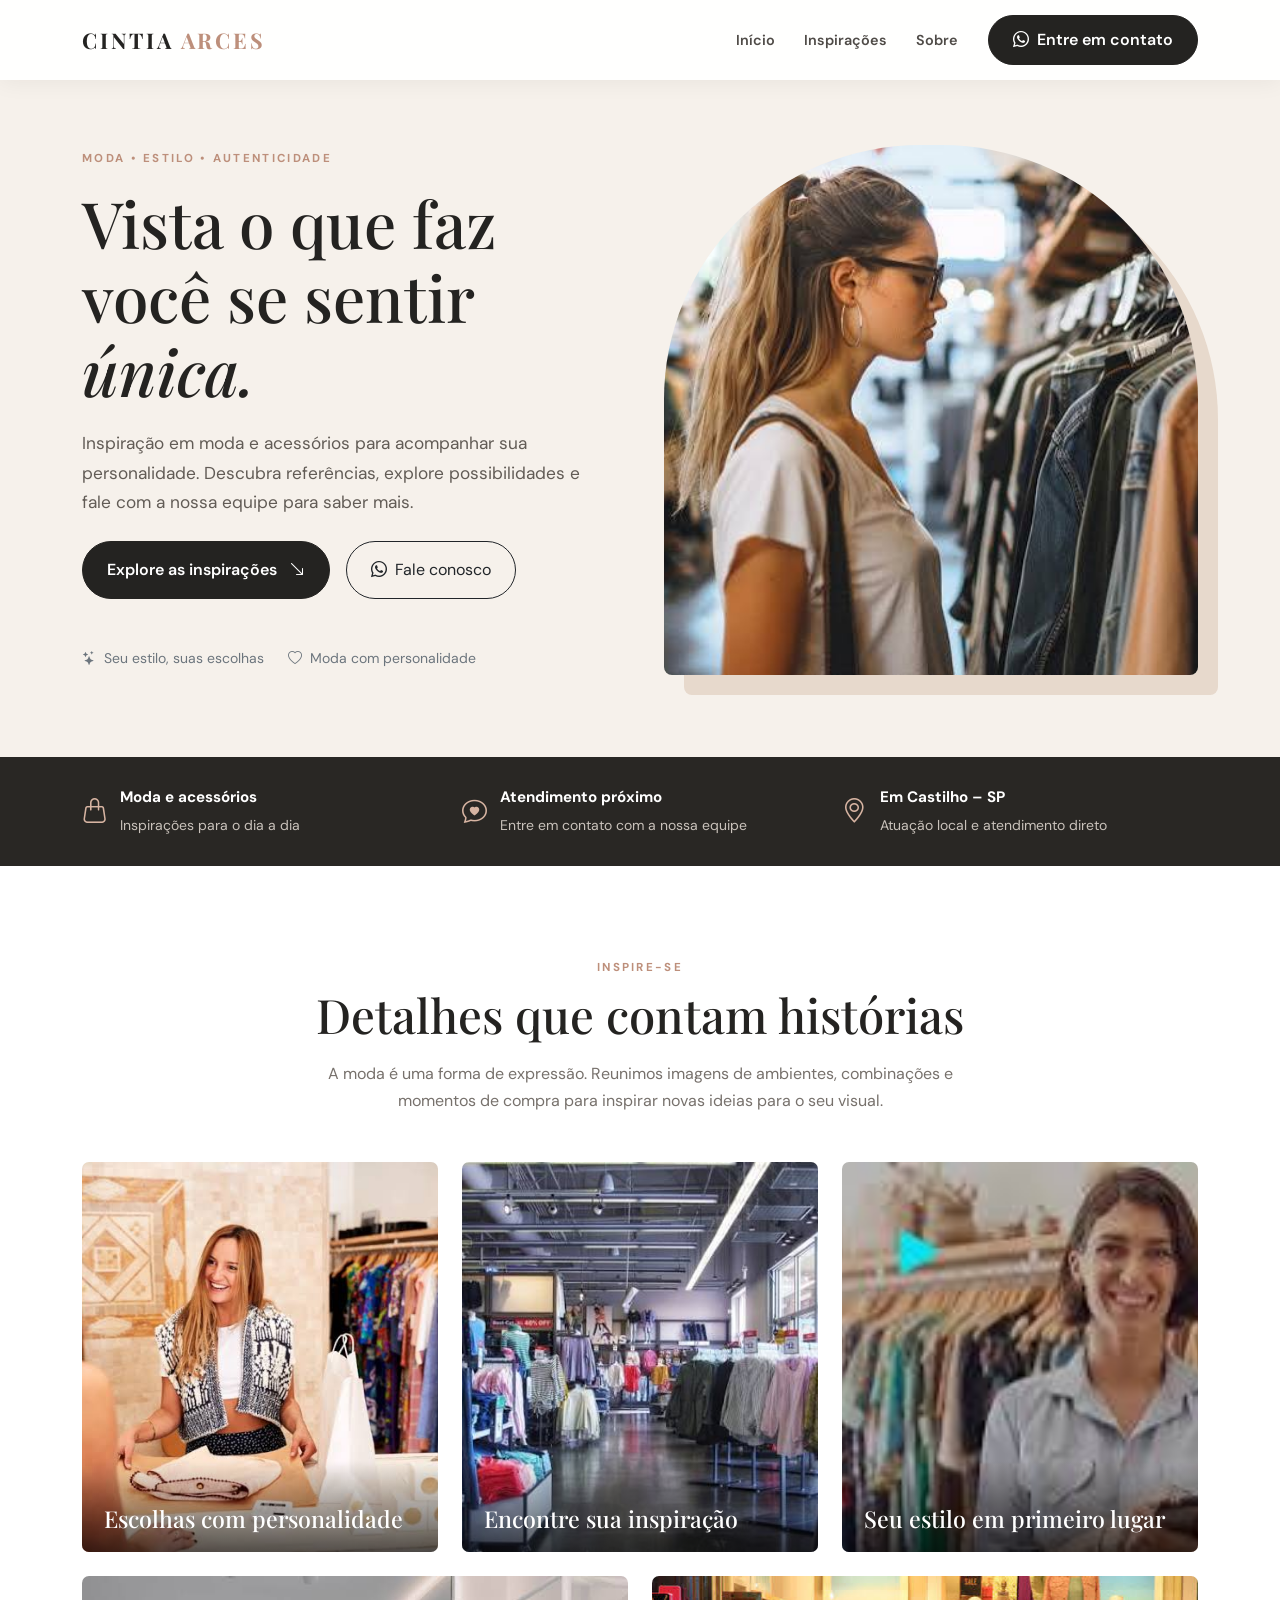
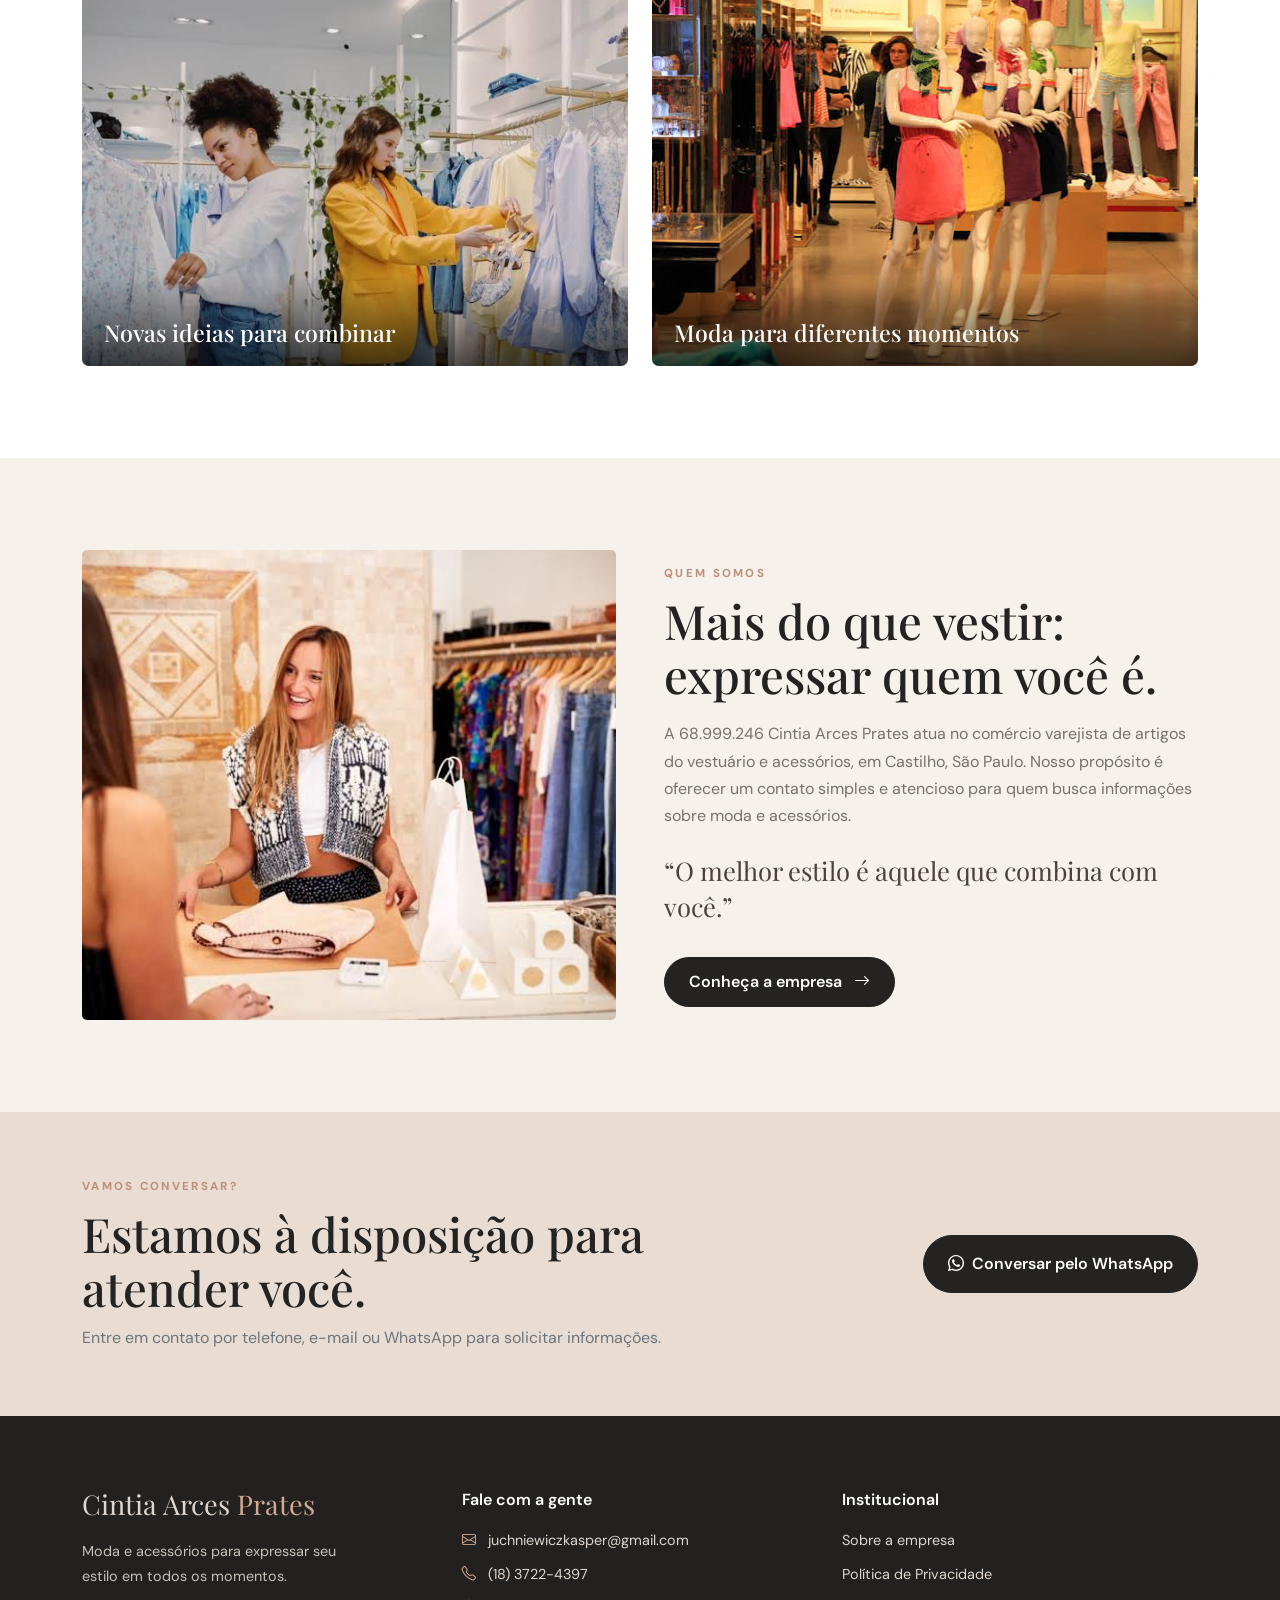
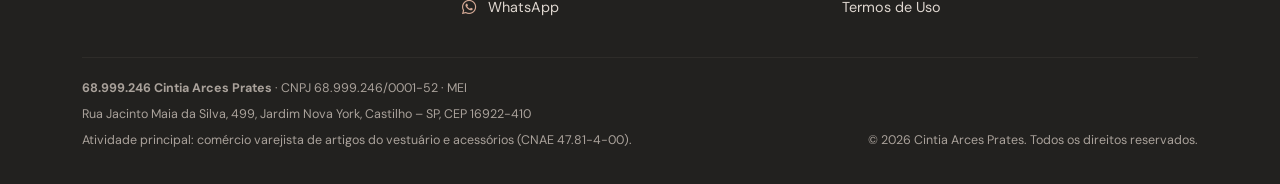
<file: index.html>
<!doctype html>
<html lang="pt-BR">
<head>
  <meta charset="utf-8">
  <meta name="viewport" content="width=device-width, initial-scale=1">
  <meta name="theme-color" content="#f6f1eb">
  <meta name="description" content="Cintia Arces Prates — comércio varejista de artigos do vestuário e acessórios em Castilho, São Paulo. Entre em contato para informações.">
  <title>Cintia Arces Prates | Moda e Acessórios</title>
  <link rel="preconnect" href="https://fonts.googleapis.com">
  <link rel="preconnect" href="https://fonts.gstatic.com" crossorigin>
  <link href="https://fonts.googleapis.com/css2?family=DM+Sans:wght@400;500;600;700&family=Playfair+Display:wght@500;600;700&display=swap" rel="stylesheet">
  <link href="https://cdn.jsdelivr.net/npm/bootstrap@5.3.3/dist/css/bootstrap.min.css" rel="stylesheet">
  <link href="https://cdn.jsdelivr.net/npm/bootstrap-icons@1.11.3/font/bootstrap-icons.min.css" rel="stylesheet">
  <link href="assets/style.css" rel="stylesheet">
</head>
<body>

<nav class="navbar navbar-expand-lg navbar-light fixed-top">
  <div class="container">
    <a class="navbar-brand" href="index.html">CINTIA <span>ARCES</span></a>
    <button class="navbar-toggler" type="button" data-bs-toggle="collapse" data-bs-target="#mainNav" aria-controls="mainNav" aria-expanded="false" aria-label="Abrir menu">
      <span class="navbar-toggler-icon"></span>
    </button>
    <div class="collapse navbar-collapse" id="mainNav">
      <ul class="navbar-nav ms-auto align-items-lg-center">
        <li class="nav-item"><a class="nav-link" href="index.html#inicio">Início</a></li>
        <li class="nav-item"><a class="nav-link" href="index.html#colecao">Inspirações</a></li>
        <li class="nav-item"><a class="nav-link" href="sobre.html">Sobre</a></li>
        <li class="nav-item ms-lg-3"><a class="btn btn-dark rounded-pill px-4" href="https://wa.me/551837224397" target="_blank" rel="noopener"> <i class="bi bi-whatsapp me-2"></i>Entre em contato</a></li>
      </ul>
    </div>
  </div>
</nav>

<main>
<section class="hero" id="inicio">
  <div class="container">
    <div class="row align-items-center g-5">
      <div class="col-lg-6">
        <div class="eyebrow">Moda • Estilo • Autenticidade</div>
        <h1>Vista o que faz você se sentir <em>única.</em></h1>
        <p>Inspiração em moda e acessórios para acompanhar sua personalidade. Descubra referências, explore possibilidades e fale com a nossa equipe para saber mais.</p>
        <div class="d-flex flex-wrap gap-3 mt-4">
          <a class="btn btn-dark rounded-pill px-4 py-3" href="#colecao">Explore as inspirações <i class="bi bi-arrow-down-right ms-2"></i></a>
          <a class="btn btn-outline-dark rounded-pill px-4 py-3" href="https://wa.me/551837224397" target="_blank" rel="noopener"><i class="bi bi-whatsapp me-2"></i>Fale conosco</a>
        </div>
        <div class="d-flex gap-4 mt-5 small text-secondary">
          <span><i class="bi bi-stars me-1"></i> Seu estilo, suas escolhas</span>
          <span><i class="bi bi-heart me-1"></i> Moda com personalidade</span>
        </div>
      </div>
      <div class="col-lg-6">
        <img class="hero-photo" src="assets/loja-1.jpg" alt="Cliente observando peças de roupa em uma loja">
      </div>
    </div>
  </div>
</section>

<section class="feature-strip">
  <div class="container">
    <div class="row g-4">
      <div class="col-md-4"><div class="feature-item"><i class="bi bi-handbag"></i><div><strong>Moda e acessórios</strong><small>Inspirações para o dia a dia</small></div></div></div>
      <div class="col-md-4"><div class="feature-item"><i class="bi bi-chat-heart"></i><div><strong>Atendimento próximo</strong><small>Entre em contato com a nossa equipe</small></div></div></div>
      <div class="col-md-4"><div class="feature-item"><i class="bi bi-geo-alt"></i><div><strong>Em Castilho – SP</strong><small>Atuação local e atendimento direto</small></div></div></div>
    </div>
  </div>
</section>

<section class="section-pad" id="colecao">
  <div class="container">
    <div class="text-center mb-5">
      <div class="eyebrow">Inspire-se</div>
      <h2 class="section-title">Detalhes que contam histórias</h2>
      <p class="section-lead mx-auto">A moda é uma forma de expressão. Reunimos imagens de ambientes, combinações e momentos de compra para inspirar novas ideias para o seu visual.</p>
    </div>
    <div class="row g-4">
      <div class="col-md-6 col-lg-4"><div class="gallery-card"><img src="assets/loja-2.jpg" alt="Atendimento em uma boutique de roupas"><div class="gallery-caption"><h3>Escolhas com personalidade</h3></div></div></div>
      <div class="col-md-6 col-lg-4"><div class="gallery-card"><img src="assets/loja-3.jpg" alt="Interior de uma loja de roupas"><div class="gallery-caption"><h3>Encontre sua inspiração</h3></div></div></div>
      <div class="col-md-6 col-lg-4"><div class="gallery-card"><img src="assets/loja-4.jpg" alt="Pessoa escolhendo roupas em uma loja"><div class="gallery-caption"><h3>Seu estilo em primeiro lugar</h3></div></div></div>
      <div class="col-md-6 col-lg-6"><div class="gallery-card"><img src="assets/loja-5.jpg" alt="Duas pessoas observando peças de vestuário"><div class="gallery-caption"><h3>Novas ideias para combinar</h3></div></div></div>
      <div class="col-md-6 col-lg-6"><div class="gallery-card"><img src="assets/loja-6.jpg" alt="Vitrine de loja com manequins e roupas"><div class="gallery-caption"><h3>Moda para diferentes momentos</h3></div></div></div>
    </div>
  </div>
</section>

<section class="about-band section-pad">
  <div class="container">
    <div class="row align-items-center g-5">
      <div class="col-lg-6"><img class="about-photo" src="assets/loja-2.jpg" alt="Profissional atendendo cliente em uma loja de moda"></div>
      <div class="col-lg-6">
        <div class="eyebrow">Quem somos</div>
        <h2 class="section-title">Mais do que vestir: expressar quem você é.</h2>
        <p class="section-lead">A 68.999.246 Cintia Arces Prates atua no comércio varejista de artigos do vestuário e acessórios, em Castilho, São Paulo. Nosso propósito é oferecer um contato simples e atencioso para quem busca informações sobre moda e acessórios.</p>
        <p class="quote mt-4">“O melhor estilo é aquele que combina com você.”</p>
        <a class="btn btn-dark rounded-pill px-4 mt-3" href="sobre.html">Conheça a empresa <i class="bi bi-arrow-right ms-2"></i></a>
      </div>
    </div>
  </div>
</section>

<section class="contact-band">
  <div class="container">
    <div class="row align-items-center g-4">
      <div class="col-lg-7">
        <div class="eyebrow">Vamos conversar?</div>
        <h2 class="section-title mb-2">Estamos à disposição para atender você.</h2>
        <p class="mb-0 text-secondary">Entre em contato por telefone, e-mail ou WhatsApp para solicitar informações.</p>
      </div>
      <div class="col-lg-5 text-lg-end"><a class="btn btn-dark rounded-pill px-4 py-3" href="https://wa.me/551837224397" target="_blank" rel="noopener"><i class="bi bi-whatsapp me-2"></i>Conversar pelo WhatsApp</a></div>
    </div>
  </div>
</section>
</main>

<footer class="site-footer">
  <div class="container">
    <div class="row g-4">
      <div class="col-lg-4">
        <a class="footer-brand" href="index.html">Cintia Arces <span>Prates</span></a>
        <p class="footer-note">Moda e acessórios para expressar seu estilo em todos os momentos.</p>
      </div>
      <div class="col-sm-6 col-lg-4">
        <h2 class="footer-heading">Fale com a gente</h2>
        <p><i class="bi bi-envelope"></i> <a href="mailto:juchniewiczkasper@gmail.com">juchniewiczkasper@gmail.com</a></p>
        <p><i class="bi bi-telephone"></i> <a href="tel:+551837224397">(18) 3722-4397</a></p>
        <p><i class="bi bi-whatsapp"></i> <a href="https://wa.me/551837224397" target="_blank" rel="noopener">WhatsApp</a></p>
      </div>
      <div class="col-sm-6 col-lg-4">
        <h2 class="footer-heading">Institucional</h2>
        <p><a href="sobre.html">Sobre a empresa</a></p>
        <p><a href="politica-privacidade.html">Política de Privacidade</a></p>
        <p><a href="termos-uso.html">Termos de Uso</a></p>
      </div>
    </div>
    <hr class="footer-line">
    <div class="row gy-2 align-items-end">
      <div class="col-lg-8">
        <p class="legal-data"><strong>68.999.246 Cintia Arces Prates</strong> · CNPJ 68.999.246/0001-52 · MEI</p>
        <p class="legal-data">Rua Jacinto Maia da Silva, 499, Jardim Nova York, Castilho – SP, CEP 16922-410</p>
        <p class="legal-data">Atividade principal: comércio varejista de artigos do vestuário e acessórios (CNAE 47.81-4-00).</p>
      </div>
      <div class="col-lg-4 text-lg-end">
        <p class="legal-data">© 2026 Cintia Arces Prates. Todos os direitos reservados.</p>
      </div>
    </div>
  </div>
</footer>

<script src="https://cdn.jsdelivr.net/npm/bootstrap@5.3.3/dist/js/bootstrap.bundle.min.js"></script>
</body></html>
</file>
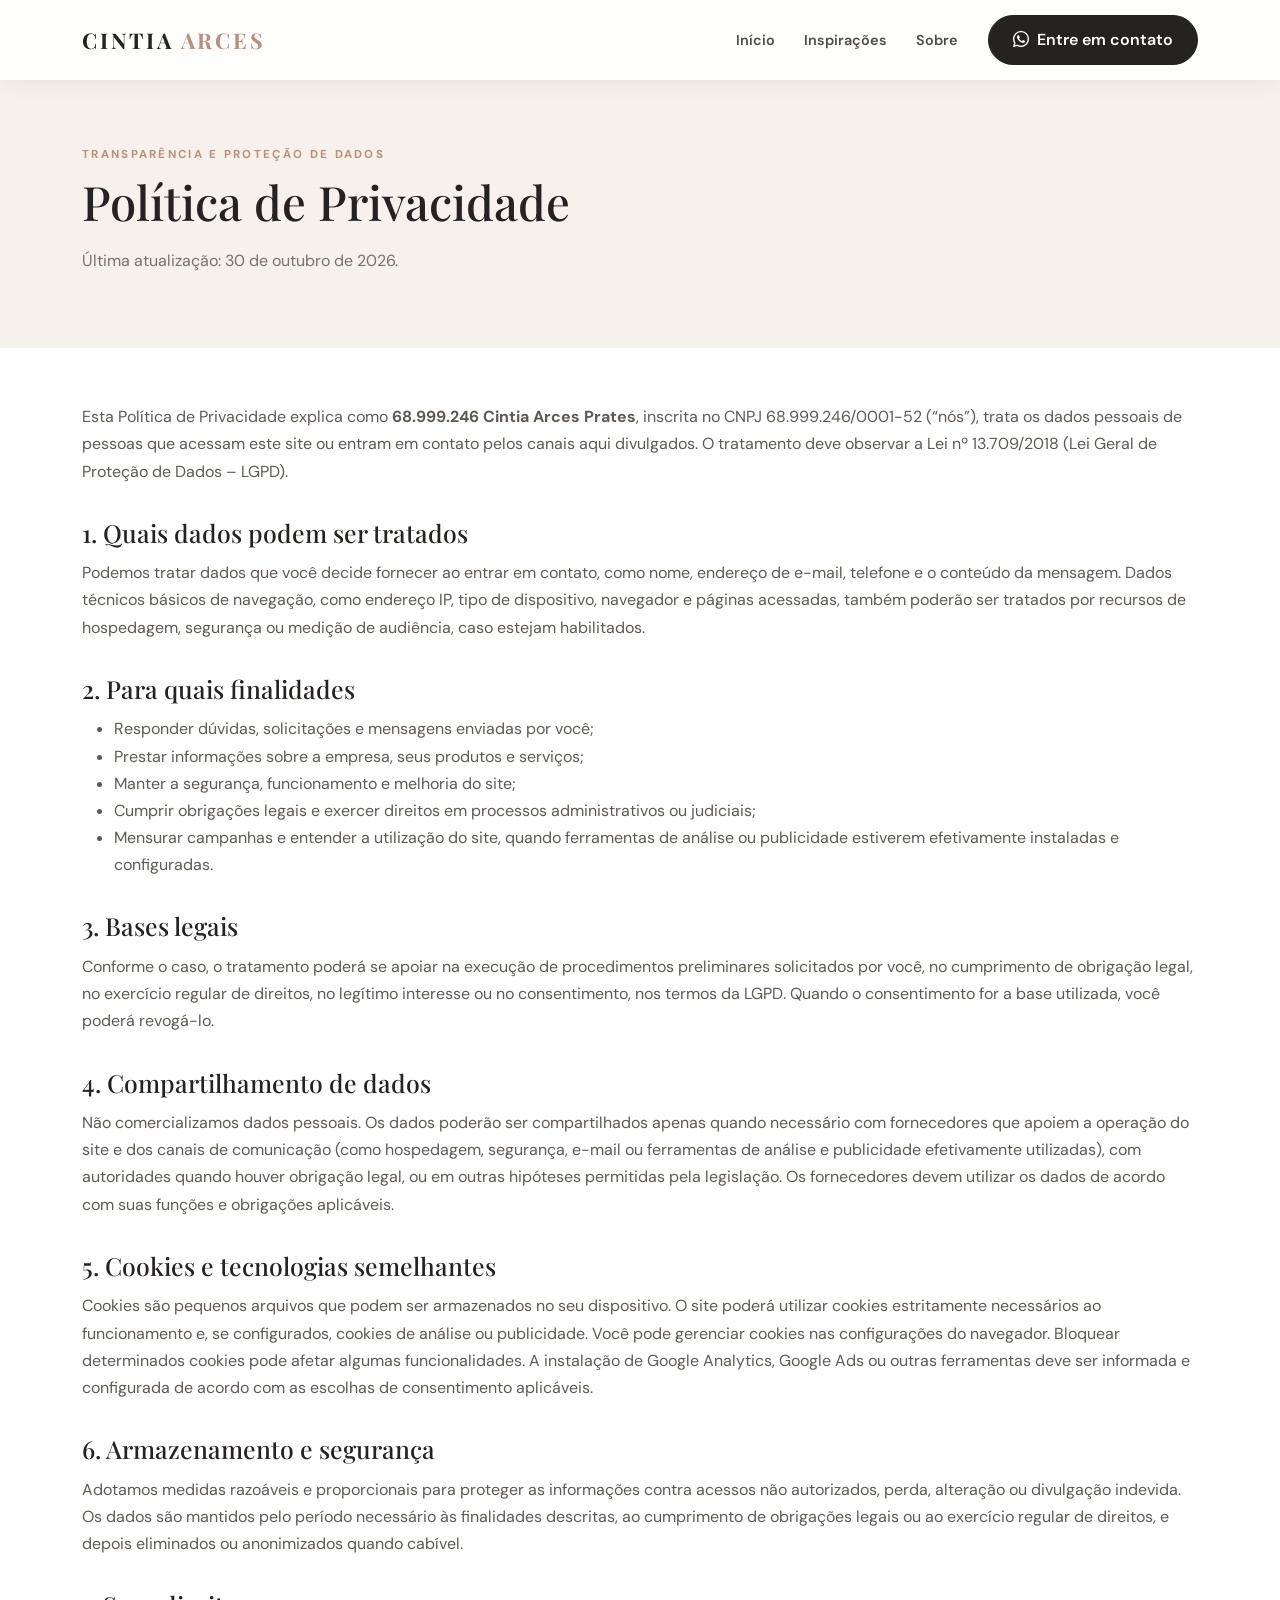
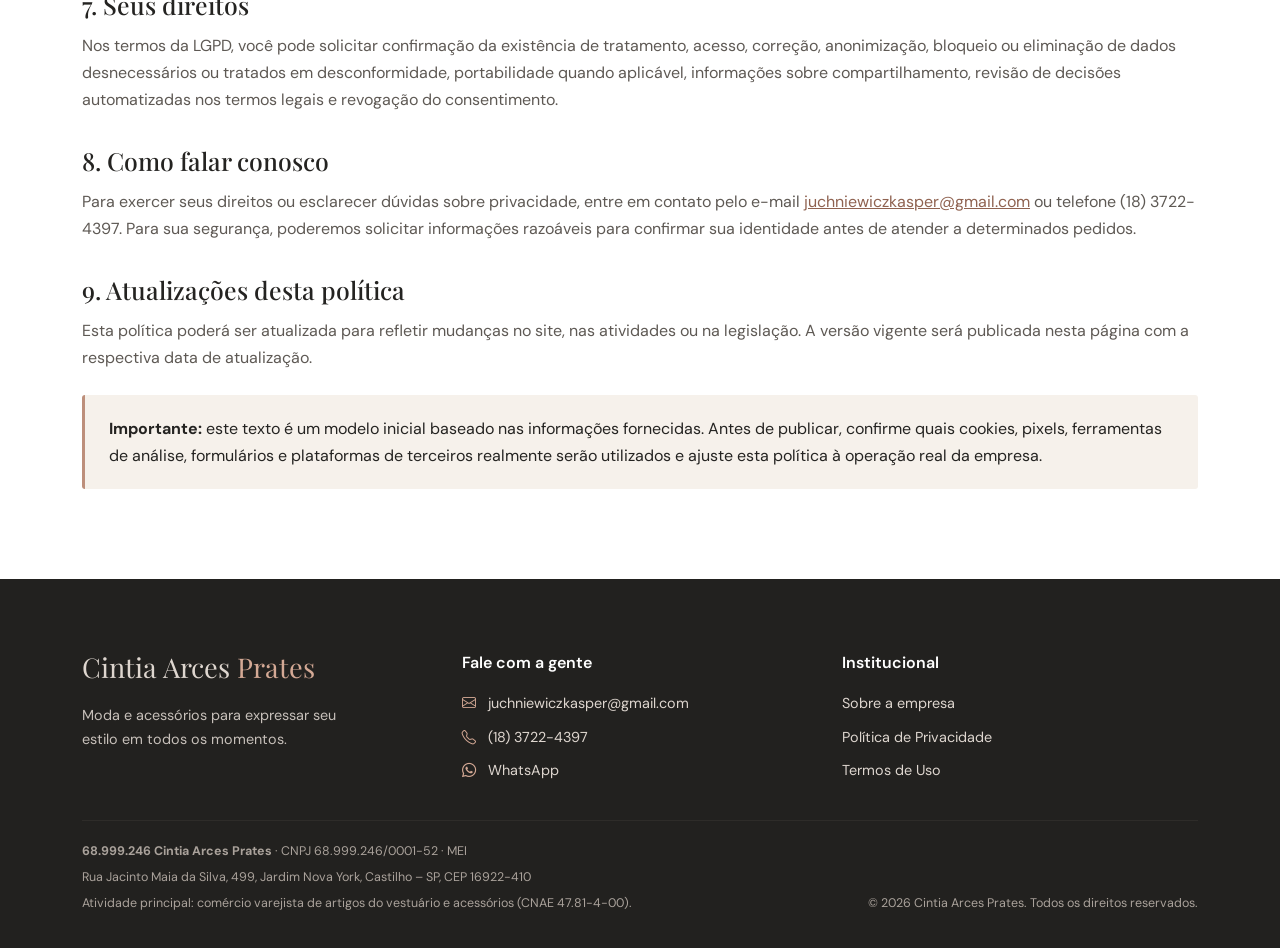
<file: politica-privacidade.html>
<!doctype html>
<html lang="pt-BR">
<head>
  <meta charset="utf-8">
  <meta name="viewport" content="width=device-width, initial-scale=1">
  <meta name="theme-color" content="#f6f1eb">
  <meta name="description" content="Cintia Arces Prates — comércio varejista de artigos do vestuário e acessórios em Castilho, São Paulo. Entre em contato para informações.">
  <title>Política de Privacidade | Cintia Arces Prates</title>
  <link rel="preconnect" href="https://fonts.googleapis.com">
  <link rel="preconnect" href="https://fonts.gstatic.com" crossorigin>
  <link href="https://fonts.googleapis.com/css2?family=DM+Sans:wght@400;500;600;700&family=Playfair+Display:wght@500;600;700&display=swap" rel="stylesheet">
  <link href="https://cdn.jsdelivr.net/npm/bootstrap@5.3.3/dist/css/bootstrap.min.css" rel="stylesheet">
  <link href="https://cdn.jsdelivr.net/npm/bootstrap-icons@1.11.3/font/bootstrap-icons.min.css" rel="stylesheet">
  <link href="assets/style.css" rel="stylesheet">
</head>
<body>

<nav class="navbar navbar-expand-lg navbar-light fixed-top">
  <div class="container">
    <a class="navbar-brand" href="index.html">CINTIA <span>ARCES</span></a>
    <button class="navbar-toggler" type="button" data-bs-toggle="collapse" data-bs-target="#mainNav" aria-controls="mainNav" aria-expanded="false" aria-label="Abrir menu">
      <span class="navbar-toggler-icon"></span>
    </button>
    <div class="collapse navbar-collapse" id="mainNav">
      <ul class="navbar-nav ms-auto align-items-lg-center">
        <li class="nav-item"><a class="nav-link" href="index.html#inicio">Início</a></li>
        <li class="nav-item"><a class="nav-link" href="index.html#colecao">Inspirações</a></li>
        <li class="nav-item"><a class="nav-link" href="sobre.html">Sobre</a></li>
        <li class="nav-item ms-lg-3"><a class="btn btn-dark rounded-pill px-4" href="https://wa.me/551837224397" target="_blank" rel="noopener"> <i class="bi bi-whatsapp me-2"></i>Entre em contato</a></li>
      </ul>
    </div>
  </div>
</nav>

<section class="page-hero"><div class="container"><div class="eyebrow">Transparência e proteção de dados</div><h1 class="section-title">Política de Privacidade</h1><p class="section-lead">Última atualização: 30 de outubro de 2026.</p></div></section>
<main class="content-page"><div class="container">
<p>Esta Política de Privacidade explica como <strong>68.999.246 Cintia Arces Prates</strong>, inscrita no CNPJ 68.999.246/0001-52 (“nós”), trata os dados pessoais de pessoas que acessam este site ou entram em contato pelos canais aqui divulgados. O tratamento deve observar a Lei nº 13.709/2018 (Lei Geral de Proteção de Dados – LGPD).</p>
<h2>1. Quais dados podem ser tratados</h2>
<p>Podemos tratar dados que você decide fornecer ao entrar em contato, como nome, endereço de e-mail, telefone e o conteúdo da mensagem. Dados técnicos básicos de navegação, como endereço IP, tipo de dispositivo, navegador e páginas acessadas, também poderão ser tratados por recursos de hospedagem, segurança ou medição de audiência, caso estejam habilitados.</p>
<h2>2. Para quais finalidades</h2>
<ul><li>Responder dúvidas, solicitações e mensagens enviadas por você;</li><li>Prestar informações sobre a empresa, seus produtos e serviços;</li><li>Manter a segurança, funcionamento e melhoria do site;</li><li>Cumprir obrigações legais e exercer direitos em processos administrativos ou judiciais;</li><li>Mensurar campanhas e entender a utilização do site, quando ferramentas de análise ou publicidade estiverem efetivamente instaladas e configuradas.</li></ul>
<h2>3. Bases legais</h2>
<p>Conforme o caso, o tratamento poderá se apoiar na execução de procedimentos preliminares solicitados por você, no cumprimento de obrigação legal, no exercício regular de direitos, no legítimo interesse ou no consentimento, nos termos da LGPD. Quando o consentimento for a base utilizada, você poderá revogá-lo.</p>
<h2>4. Compartilhamento de dados</h2>
<p>Não comercializamos dados pessoais. Os dados poderão ser compartilhados apenas quando necessário com fornecedores que apoiem a operação do site e dos canais de comunicação (como hospedagem, segurança, e-mail ou ferramentas de análise e publicidade efetivamente utilizadas), com autoridades quando houver obrigação legal, ou em outras hipóteses permitidas pela legislação. Os fornecedores devem utilizar os dados de acordo com suas funções e obrigações aplicáveis.</p>
<h2>5. Cookies e tecnologias semelhantes</h2>
<p>Cookies são pequenos arquivos que podem ser armazenados no seu dispositivo. O site poderá utilizar cookies estritamente necessários ao funcionamento e, se configurados, cookies de análise ou publicidade. Você pode gerenciar cookies nas configurações do navegador. Bloquear determinados cookies pode afetar algumas funcionalidades. A instalação de Google Analytics, Google Ads ou outras ferramentas deve ser informada e configurada de acordo com as escolhas de consentimento aplicáveis.</p>
<h2>6. Armazenamento e segurança</h2>
<p>Adotamos medidas razoáveis e proporcionais para proteger as informações contra acessos não autorizados, perda, alteração ou divulgação indevida. Os dados são mantidos pelo período necessário às finalidades descritas, ao cumprimento de obrigações legais ou ao exercício regular de direitos, e depois eliminados ou anonimizados quando cabível.</p>
<h2>7. Seus direitos</h2>
<p>Nos termos da LGPD, você pode solicitar confirmação da existência de tratamento, acesso, correção, anonimização, bloqueio ou eliminação de dados desnecessários ou tratados em desconformidade, portabilidade quando aplicável, informações sobre compartilhamento, revisão de decisões automatizadas nos termos legais e revogação do consentimento.</p>
<h2>8. Como falar conosco</h2>
<p>Para exercer seus direitos ou esclarecer dúvidas sobre privacidade, entre em contato pelo e-mail <a href="mailto:juchniewiczkasper@gmail.com">juchniewiczkasper@gmail.com</a> ou telefone (18) 3722-4397. Para sua segurança, poderemos solicitar informações razoáveis para confirmar sua identidade antes de atender a determinados pedidos.</p>
<h2>9. Atualizações desta política</h2>
<p>Esta política poderá ser atualizada para refletir mudanças no site, nas atividades ou na legislação. A versão vigente será publicada nesta página com a respectiva data de atualização.</p>
<div class="info-box mt-4"><strong>Importante:</strong> este texto é um modelo inicial baseado nas informações fornecidas. Antes de publicar, confirme quais cookies, pixels, ferramentas de análise, formulários e plataformas de terceiros realmente serão utilizados e ajuste esta política à operação real da empresa.</div>
</div></main>

<footer class="site-footer">
  <div class="container">
    <div class="row g-4">
      <div class="col-lg-4">
        <a class="footer-brand" href="index.html">Cintia Arces <span>Prates</span></a>
        <p class="footer-note">Moda e acessórios para expressar seu estilo em todos os momentos.</p>
      </div>
      <div class="col-sm-6 col-lg-4">
        <h2 class="footer-heading">Fale com a gente</h2>
        <p><i class="bi bi-envelope"></i> <a href="mailto:juchniewiczkasper@gmail.com">juchniewiczkasper@gmail.com</a></p>
        <p><i class="bi bi-telephone"></i> <a href="tel:+551837224397">(18) 3722-4397</a></p>
        <p><i class="bi bi-whatsapp"></i> <a href="https://wa.me/551837224397" target="_blank" rel="noopener">WhatsApp</a></p>
      </div>
      <div class="col-sm-6 col-lg-4">
        <h2 class="footer-heading">Institucional</h2>
        <p><a href="sobre.html">Sobre a empresa</a></p>
        <p><a href="politica-privacidade.html">Política de Privacidade</a></p>
        <p><a href="termos-uso.html">Termos de Uso</a></p>
      </div>
    </div>
    <hr class="footer-line">
    <div class="row gy-2 align-items-end">
      <div class="col-lg-8">
        <p class="legal-data"><strong>68.999.246 Cintia Arces Prates</strong> · CNPJ 68.999.246/0001-52 · MEI</p>
        <p class="legal-data">Rua Jacinto Maia da Silva, 499, Jardim Nova York, Castilho – SP, CEP 16922-410</p>
        <p class="legal-data">Atividade principal: comércio varejista de artigos do vestuário e acessórios (CNAE 47.81-4-00).</p>
      </div>
      <div class="col-lg-4 text-lg-end">
        <p class="legal-data">© 2026 Cintia Arces Prates. Todos os direitos reservados.</p>
      </div>
    </div>
  </div>
</footer>

<script src="https://cdn.jsdelivr.net/npm/bootstrap@5.3.3/dist/js/bootstrap.bundle.min.js"></script>
</body></html>
</file>
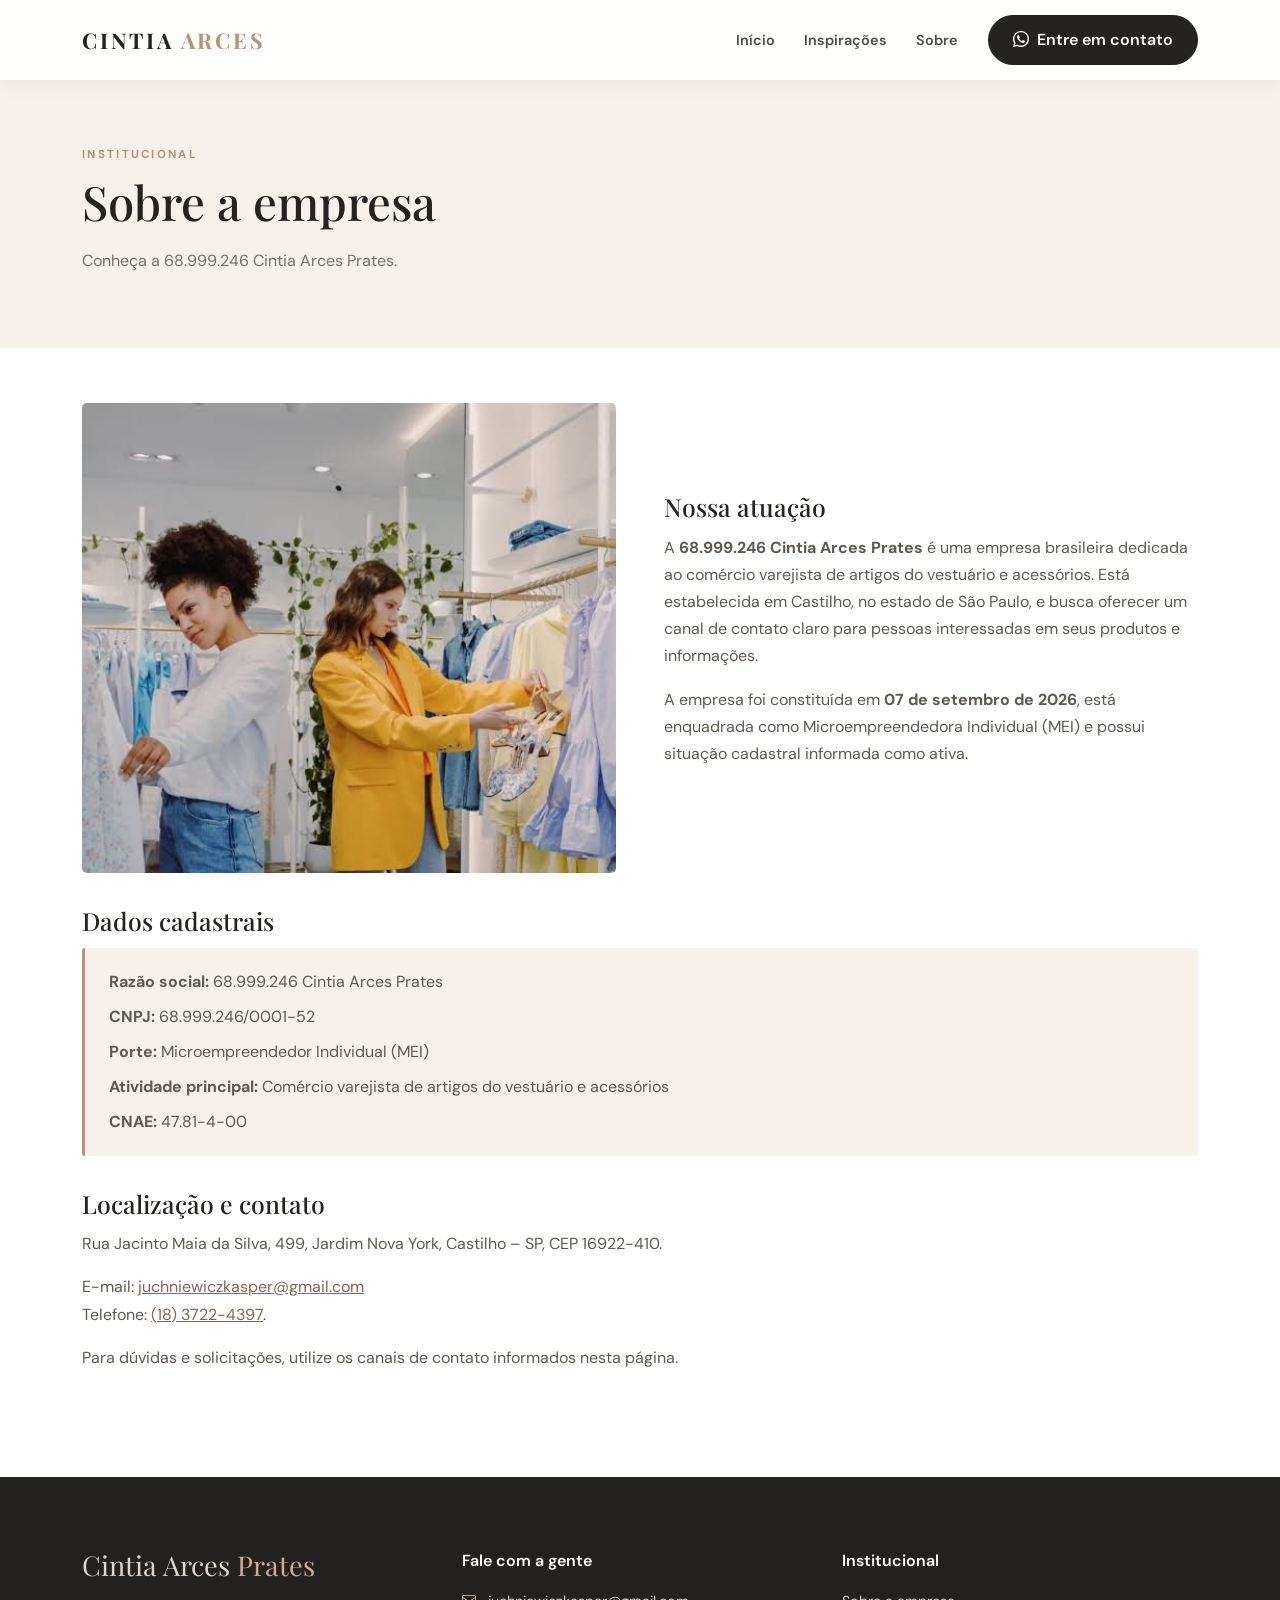
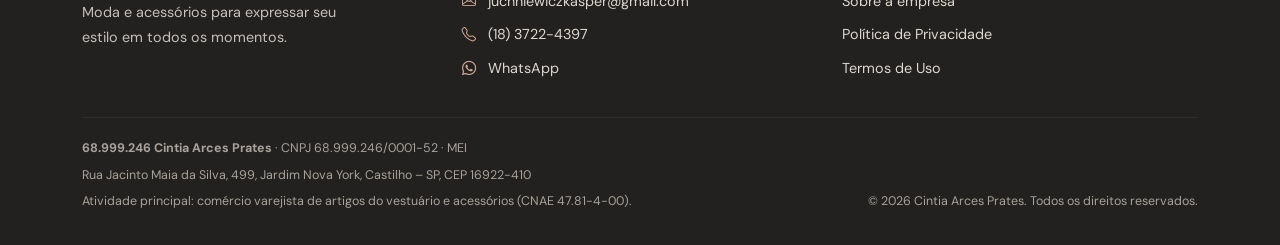
<file: sobre.html>
<!doctype html>
<html lang="pt-BR">
<head>
  <meta charset="utf-8">
  <meta name="viewport" content="width=device-width, initial-scale=1">
  <meta name="theme-color" content="#f6f1eb">
  <meta name="description" content="Cintia Arces Prates — comércio varejista de artigos do vestuário e acessórios em Castilho, São Paulo. Entre em contato para informações.">
  <title>Sobre | Cintia Arces Prates</title>
  <link rel="preconnect" href="https://fonts.googleapis.com">
  <link rel="preconnect" href="https://fonts.gstatic.com" crossorigin>
  <link href="https://fonts.googleapis.com/css2?family=DM+Sans:wght@400;500;600;700&family=Playfair+Display:wght@500;600;700&display=swap" rel="stylesheet">
  <link href="https://cdn.jsdelivr.net/npm/bootstrap@5.3.3/dist/css/bootstrap.min.css" rel="stylesheet">
  <link href="https://cdn.jsdelivr.net/npm/bootstrap-icons@1.11.3/font/bootstrap-icons.min.css" rel="stylesheet">
  <link href="assets/style.css" rel="stylesheet">
</head>
<body>

<nav class="navbar navbar-expand-lg navbar-light fixed-top">
  <div class="container">
    <a class="navbar-brand" href="index.html">CINTIA <span>ARCES</span></a>
    <button class="navbar-toggler" type="button" data-bs-toggle="collapse" data-bs-target="#mainNav" aria-controls="mainNav" aria-expanded="false" aria-label="Abrir menu">
      <span class="navbar-toggler-icon"></span>
    </button>
    <div class="collapse navbar-collapse" id="mainNav">
      <ul class="navbar-nav ms-auto align-items-lg-center">
        <li class="nav-item"><a class="nav-link" href="index.html#inicio">Início</a></li>
        <li class="nav-item"><a class="nav-link" href="index.html#colecao">Inspirações</a></li>
        <li class="nav-item"><a class="nav-link" href="sobre.html">Sobre</a></li>
        <li class="nav-item ms-lg-3"><a class="btn btn-dark rounded-pill px-4" href="https://wa.me/551837224397" target="_blank" rel="noopener"> <i class="bi bi-whatsapp me-2"></i>Entre em contato</a></li>
      </ul>
    </div>
  </div>
</nav>

<section class="page-hero"><div class="container"><div class="eyebrow">Institucional</div><h1 class="section-title">Sobre a empresa</h1><p class="section-lead">Conheça a 68.999.246 Cintia Arces Prates.</p></div></section>
<main class="content-page"><div class="container">
  <div class="row g-5 align-items-center">
    <div class="col-lg-6"><img class="about-photo" src="assets/loja-5.jpg" alt="Clientes escolhendo roupas em uma loja"></div>
    <div class="col-lg-6">
      <h2 class="mt-0">Nossa atuação</h2>
      <p>A <strong>68.999.246 Cintia Arces Prates</strong> é uma empresa brasileira dedicada ao comércio varejista de artigos do vestuário e acessórios. Está estabelecida em Castilho, no estado de São Paulo, e busca oferecer um canal de contato claro para pessoas interessadas em seus produtos e informações.</p>
      <p>A empresa foi constituída em <strong>07 de setembro de 2026</strong>, está enquadrada como Microempreendedora Individual (MEI) e possui situação cadastral informada como ativa.</p>
    </div>
  </div>
  <h2>Dados cadastrais</h2>
  <div class="info-box">
    <p class="mb-2"><strong>Razão social:</strong> 68.999.246 Cintia Arces Prates</p>
    <p class="mb-2"><strong>CNPJ:</strong> 68.999.246/0001-52</p>
    <p class="mb-2"><strong>Porte:</strong> Microempreendedor Individual (MEI)</p>
    <p class="mb-2"><strong>Atividade principal:</strong> Comércio varejista de artigos do vestuário e acessórios</p>
    <p class="mb-0"><strong>CNAE:</strong> 47.81-4-00</p>
  </div>
  <h2>Localização e contato</h2>
  <p>Rua Jacinto Maia da Silva, 499, Jardim Nova York, Castilho – SP, CEP 16922-410.</p>
  <p>E-mail: <a href="mailto:juchniewiczkasper@gmail.com">juchniewiczkasper@gmail.com</a><br>Telefone: <a href="tel:+551837224397">(18) 3722-4397</a>.</p>
  <p>Para dúvidas e solicitações, utilize os canais de contato informados nesta página.</p>
</div></main>

<footer class="site-footer">
  <div class="container">
    <div class="row g-4">
      <div class="col-lg-4">
        <a class="footer-brand" href="index.html">Cintia Arces <span>Prates</span></a>
        <p class="footer-note">Moda e acessórios para expressar seu estilo em todos os momentos.</p>
      </div>
      <div class="col-sm-6 col-lg-4">
        <h2 class="footer-heading">Fale com a gente</h2>
        <p><i class="bi bi-envelope"></i> <a href="mailto:juchniewiczkasper@gmail.com">juchniewiczkasper@gmail.com</a></p>
        <p><i class="bi bi-telephone"></i> <a href="tel:+551837224397">(18) 3722-4397</a></p>
        <p><i class="bi bi-whatsapp"></i> <a href="https://wa.me/551837224397" target="_blank" rel="noopener">WhatsApp</a></p>
      </div>
      <div class="col-sm-6 col-lg-4">
        <h2 class="footer-heading">Institucional</h2>
        <p><a href="sobre.html">Sobre a empresa</a></p>
        <p><a href="politica-privacidade.html">Política de Privacidade</a></p>
        <p><a href="termos-uso.html">Termos de Uso</a></p>
      </div>
    </div>
    <hr class="footer-line">
    <div class="row gy-2 align-items-end">
      <div class="col-lg-8">
        <p class="legal-data"><strong>68.999.246 Cintia Arces Prates</strong> · CNPJ 68.999.246/0001-52 · MEI</p>
        <p class="legal-data">Rua Jacinto Maia da Silva, 499, Jardim Nova York, Castilho – SP, CEP 16922-410</p>
        <p class="legal-data">Atividade principal: comércio varejista de artigos do vestuário e acessórios (CNAE 47.81-4-00).</p>
      </div>
      <div class="col-lg-4 text-lg-end">
        <p class="legal-data">© 2026 Cintia Arces Prates. Todos os direitos reservados.</p>
      </div>
    </div>
  </div>
</footer>

<script src="https://cdn.jsdelivr.net/npm/bootstrap@5.3.3/dist/js/bootstrap.bundle.min.js"></script>
</body></html>
</file>
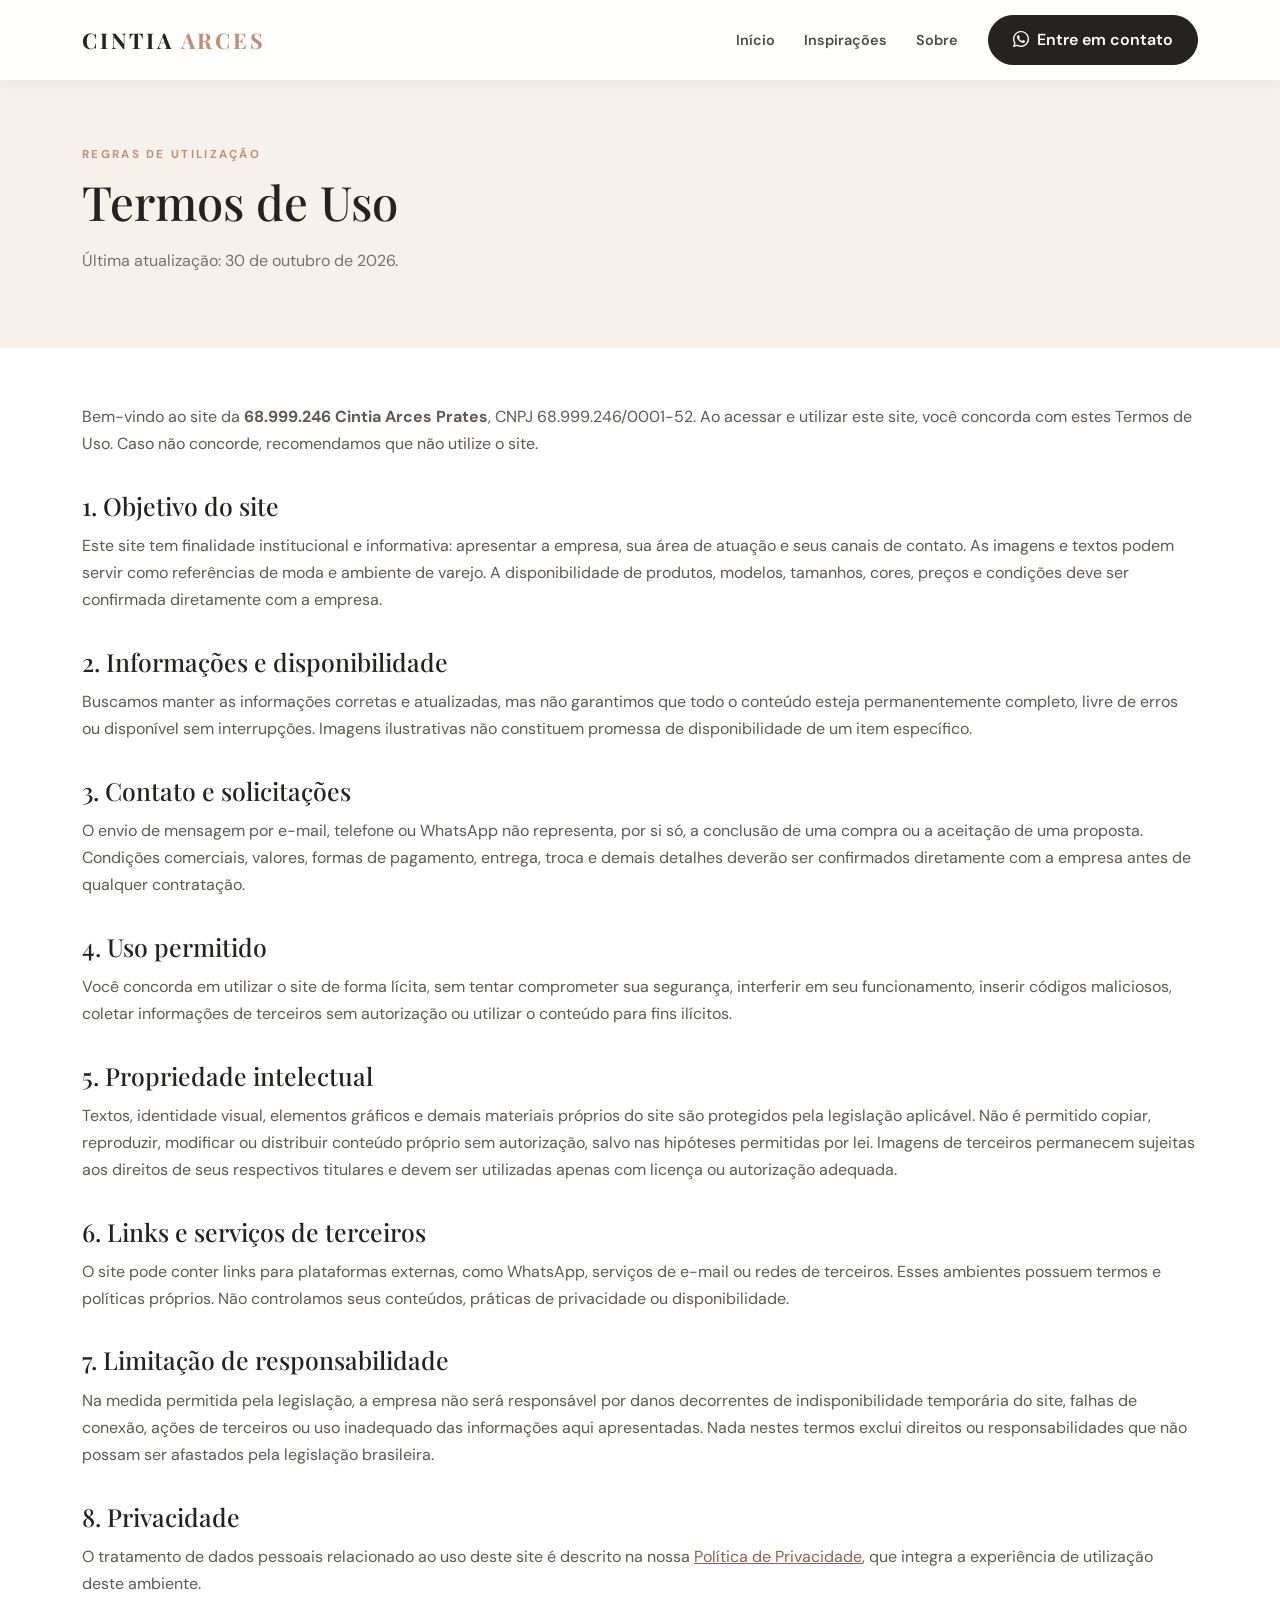
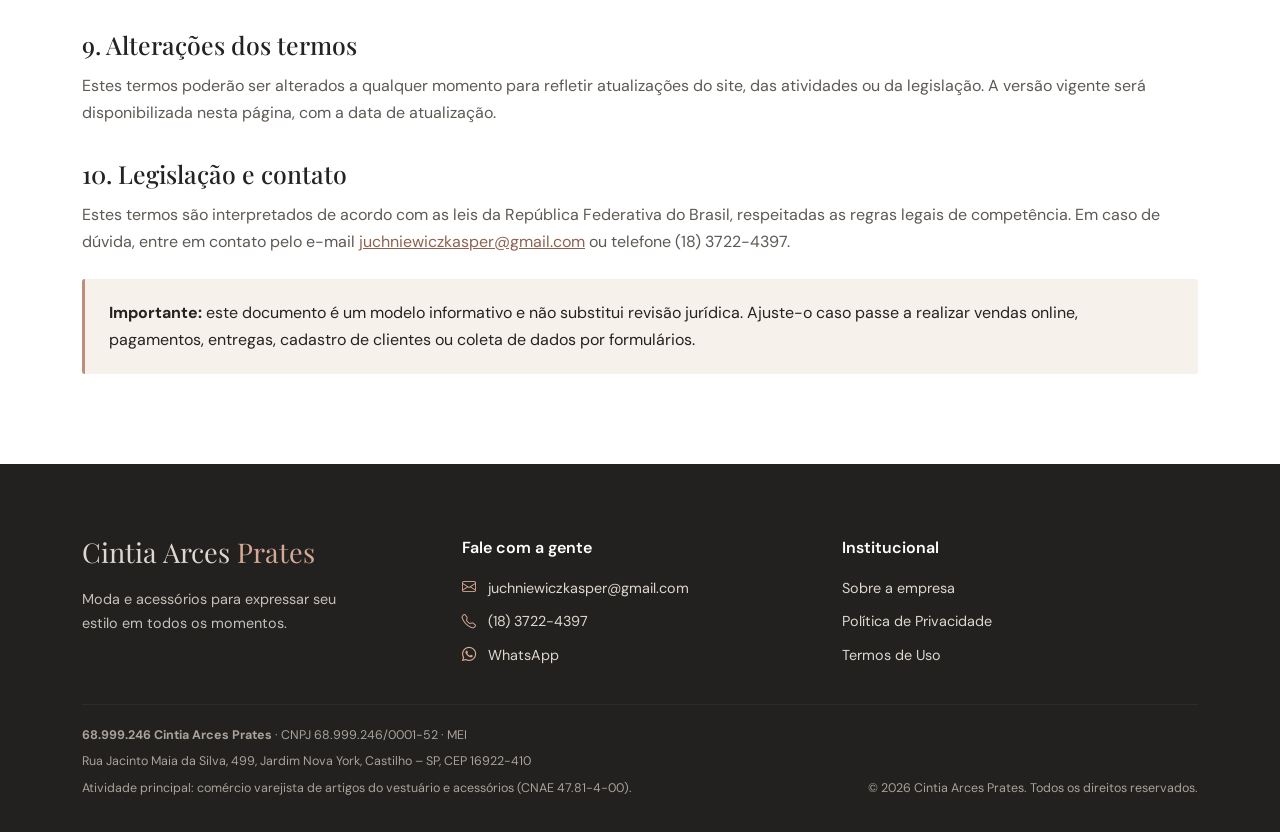
<file: termos-uso.html>
<!doctype html>
<html lang="pt-BR">
<head>
  <meta charset="utf-8">
  <meta name="viewport" content="width=device-width, initial-scale=1">
  <meta name="theme-color" content="#f6f1eb">
  <meta name="description" content="Cintia Arces Prates — comércio varejista de artigos do vestuário e acessórios em Castilho, São Paulo. Entre em contato para informações.">
  <title>Termos de Uso | Cintia Arces Prates</title>
  <link rel="preconnect" href="https://fonts.googleapis.com">
  <link rel="preconnect" href="https://fonts.gstatic.com" crossorigin>
  <link href="https://fonts.googleapis.com/css2?family=DM+Sans:wght@400;500;600;700&family=Playfair+Display:wght@500;600;700&display=swap" rel="stylesheet">
  <link href="https://cdn.jsdelivr.net/npm/bootstrap@5.3.3/dist/css/bootstrap.min.css" rel="stylesheet">
  <link href="https://cdn.jsdelivr.net/npm/bootstrap-icons@1.11.3/font/bootstrap-icons.min.css" rel="stylesheet">
  <link href="assets/style.css" rel="stylesheet">
</head>
<body>

<nav class="navbar navbar-expand-lg navbar-light fixed-top">
  <div class="container">
    <a class="navbar-brand" href="index.html">CINTIA <span>ARCES</span></a>
    <button class="navbar-toggler" type="button" data-bs-toggle="collapse" data-bs-target="#mainNav" aria-controls="mainNav" aria-expanded="false" aria-label="Abrir menu">
      <span class="navbar-toggler-icon"></span>
    </button>
    <div class="collapse navbar-collapse" id="mainNav">
      <ul class="navbar-nav ms-auto align-items-lg-center">
        <li class="nav-item"><a class="nav-link" href="index.html#inicio">Início</a></li>
        <li class="nav-item"><a class="nav-link" href="index.html#colecao">Inspirações</a></li>
        <li class="nav-item"><a class="nav-link" href="sobre.html">Sobre</a></li>
        <li class="nav-item ms-lg-3"><a class="btn btn-dark rounded-pill px-4" href="https://wa.me/551837224397" target="_blank" rel="noopener"> <i class="bi bi-whatsapp me-2"></i>Entre em contato</a></li>
      </ul>
    </div>
  </div>
</nav>

<section class="page-hero"><div class="container"><div class="eyebrow">Regras de utilização</div><h1 class="section-title">Termos de Uso</h1><p class="section-lead">Última atualização: 30 de outubro de 2026.</p></div></section>
<main class="content-page"><div class="container">
<p>Bem-vindo ao site da <strong>68.999.246 Cintia Arces Prates</strong>, CNPJ 68.999.246/0001-52. Ao acessar e utilizar este site, você concorda com estes Termos de Uso. Caso não concorde, recomendamos que não utilize o site.</p>
<h2>1. Objetivo do site</h2>
<p>Este site tem finalidade institucional e informativa: apresentar a empresa, sua área de atuação e seus canais de contato. As imagens e textos podem servir como referências de moda e ambiente de varejo. A disponibilidade de produtos, modelos, tamanhos, cores, preços e condições deve ser confirmada diretamente com a empresa.</p>
<h2>2. Informações e disponibilidade</h2>
<p>Buscamos manter as informações corretas e atualizadas, mas não garantimos que todo o conteúdo esteja permanentemente completo, livre de erros ou disponível sem interrupções. Imagens ilustrativas não constituem promessa de disponibilidade de um item específico.</p>
<h2>3. Contato e solicitações</h2>
<p>O envio de mensagem por e-mail, telefone ou WhatsApp não representa, por si só, a conclusão de uma compra ou a aceitação de uma proposta. Condições comerciais, valores, formas de pagamento, entrega, troca e demais detalhes deverão ser confirmados diretamente com a empresa antes de qualquer contratação.</p>
<h2>4. Uso permitido</h2>
<p>Você concorda em utilizar o site de forma lícita, sem tentar comprometer sua segurança, interferir em seu funcionamento, inserir códigos maliciosos, coletar informações de terceiros sem autorização ou utilizar o conteúdo para fins ilícitos.</p>
<h2>5. Propriedade intelectual</h2>
<p>Textos, identidade visual, elementos gráficos e demais materiais próprios do site são protegidos pela legislação aplicável. Não é permitido copiar, reproduzir, modificar ou distribuir conteúdo próprio sem autorização, salvo nas hipóteses permitidas por lei. Imagens de terceiros permanecem sujeitas aos direitos de seus respectivos titulares e devem ser utilizadas apenas com licença ou autorização adequada.</p>
<h2>6. Links e serviços de terceiros</h2>
<p>O site pode conter links para plataformas externas, como WhatsApp, serviços de e-mail ou redes de terceiros. Esses ambientes possuem termos e políticas próprios. Não controlamos seus conteúdos, práticas de privacidade ou disponibilidade.</p>
<h2>7. Limitação de responsabilidade</h2>
<p>Na medida permitida pela legislação, a empresa não será responsável por danos decorrentes de indisponibilidade temporária do site, falhas de conexão, ações de terceiros ou uso inadequado das informações aqui apresentadas. Nada nestes termos exclui direitos ou responsabilidades que não possam ser afastados pela legislação brasileira.</p>
<h2>8. Privacidade</h2>
<p>O tratamento de dados pessoais relacionado ao uso deste site é descrito na nossa <a href="politica-privacidade.html">Política de Privacidade</a>, que integra a experiência de utilização deste ambiente.</p>
<h2>9. Alterações dos termos</h2>
<p>Estes termos poderão ser alterados a qualquer momento para refletir atualizações do site, das atividades ou da legislação. A versão vigente será disponibilizada nesta página, com a data de atualização.</p>
<h2>10. Legislação e contato</h2>
<p>Estes termos são interpretados de acordo com as leis da República Federativa do Brasil, respeitadas as regras legais de competência. Em caso de dúvida, entre em contato pelo e-mail <a href="mailto:juchniewiczkasper@gmail.com">juchniewiczkasper@gmail.com</a> ou telefone (18) 3722-4397.</p>
<div class="info-box mt-4"><strong>Importante:</strong> este documento é um modelo informativo e não substitui revisão jurídica. Ajuste-o caso passe a realizar vendas online, pagamentos, entregas, cadastro de clientes ou coleta de dados por formulários.</div>
</div></main>

<footer class="site-footer">
  <div class="container">
    <div class="row g-4">
      <div class="col-lg-4">
        <a class="footer-brand" href="index.html">Cintia Arces <span>Prates</span></a>
        <p class="footer-note">Moda e acessórios para expressar seu estilo em todos os momentos.</p>
      </div>
      <div class="col-sm-6 col-lg-4">
        <h2 class="footer-heading">Fale com a gente</h2>
        <p><i class="bi bi-envelope"></i> <a href="mailto:juchniewiczkasper@gmail.com">juchniewiczkasper@gmail.com</a></p>
        <p><i class="bi bi-telephone"></i> <a href="tel:+551837224397">(18) 3722-4397</a></p>
        <p><i class="bi bi-whatsapp"></i> <a href="https://wa.me/551837224397" target="_blank" rel="noopener">WhatsApp</a></p>
      </div>
      <div class="col-sm-6 col-lg-4">
        <h2 class="footer-heading">Institucional</h2>
        <p><a href="sobre.html">Sobre a empresa</a></p>
        <p><a href="politica-privacidade.html">Política de Privacidade</a></p>
        <p><a href="termos-uso.html">Termos de Uso</a></p>
      </div>
    </div>
    <hr class="footer-line">
    <div class="row gy-2 align-items-end">
      <div class="col-lg-8">
        <p class="legal-data"><strong>68.999.246 Cintia Arces Prates</strong> · CNPJ 68.999.246/0001-52 · MEI</p>
        <p class="legal-data">Rua Jacinto Maia da Silva, 499, Jardim Nova York, Castilho – SP, CEP 16922-410</p>
        <p class="legal-data">Atividade principal: comércio varejista de artigos do vestuário e acessórios (CNAE 47.81-4-00).</p>
      </div>
      <div class="col-lg-4 text-lg-end">
        <p class="legal-data">© 2026 Cintia Arces Prates. Todos os direitos reservados.</p>
      </div>
    </div>
  </div>
</footer>

<script src="https://cdn.jsdelivr.net/npm/bootstrap@5.3.3/dist/js/bootstrap.bundle.min.js"></script>
</body></html>
</file>
<file: assets/style.css>
:root{--ink:#242321;--muted:#77716c;--cream:#f6f1eb;--sand:#e7d9cc;--rose:#bd8f7b;--white:#fff}
*{box-sizing:border-box}
html{scroll-behavior:smooth;scroll-padding-top:90px}
body{font-family:'DM Sans',sans-serif;color:var(--ink);background:#fff;line-height:1.7}
h1,h2,h3,.serif{font-family:'Playfair Display',serif;line-height:1.15}
.navbar{background:rgba(255,255,255,.94);backdrop-filter:blur(12px);box-shadow:0 2px 22px rgba(30,20,10,.06);padding:15px 0}
.navbar-brand{font-family:'Playfair Display',serif;font-size:1.35rem;letter-spacing:.13em;font-weight:700;color:var(--ink)}
.navbar-brand span{color:var(--rose)}
.nav-link{font-size:.9rem;font-weight:600;margin:0 .4rem;color:#4f4b47}
.btn-dark{background:var(--ink);border-color:var(--ink);font-weight:600;padding:.75rem 1.15rem}
.btn-dark:hover{background:var(--rose);border-color:var(--rose)}
.hero{padding:145px 0 82px;background:var(--cream);overflow:hidden}
.eyebrow{text-transform:uppercase;letter-spacing:.2em;font-size:.72rem;font-weight:700;color:var(--rose)}
.hero h1{font-size:clamp(2.7rem,5vw,5.1rem);max-width:650px;margin:18px 0 22px}
.hero p{color:#625c56;max-width:510px;font-size:1.08rem}
.hero-photo{height:530px;width:100%;object-fit:cover;border-radius:48% 48% 8px 8px;box-shadow:20px 20px 0 var(--sand)}
.section-pad{padding:92px 0}
.section-title{font-size:clamp(2.1rem,3.7vw,3.4rem);margin:10px 0 18px}
.section-lead{color:var(--muted);max-width:650px}
.feature-strip{background:#292724;color:#fff;padding:28px 0}
.feature-item{display:flex;align-items:center;gap:13px}
.feature-item i{font-size:1.55rem;color:#d7b4a2}
.feature-item strong{display:block;font-size:.95rem}
.feature-item small{color:#c9c2bb}
.gallery-card{height:390px;position:relative;overflow:hidden;border-radius:7px;background:var(--cream)}
.gallery-card img{width:100%;height:100%;object-fit:cover;transition:transform .6s}
.gallery-card:hover img{transform:scale(1.045)}
.gallery-caption{position:absolute;left:0;right:0;bottom:0;padding:45px 22px 20px;color:#fff;background:linear-gradient(transparent,rgba(0,0,0,.65))}
.gallery-caption h3{font-size:1.45rem;margin:0}
.about-band{background:var(--cream)}
.about-photo{width:100%;height:470px;object-fit:cover;border-radius:5px}
.quote{font-family:'Playfair Display',serif;font-size:1.6rem;line-height:1.4;color:#4c423b}
.contact-band{background:#e9ddd3;padding:65px 0}
.contact-card{background:#fff;border-radius:8px;padding:30px;height:100%}
.site-footer{background:#22211f;color:#f7f3ef;padding:65px 0 28px}
.footer-brand{font-family:'Playfair Display',serif;font-size:1.7rem;color:#fff;text-decoration:none}
.footer-brand span{color:#d4a995}
.footer-note{color:#bdb6af;max-width:290px;margin-top:12px}
.footer-heading{font:600 1rem 'DM Sans',sans-serif;margin:8px 0 18px;color:#fff}
.site-footer p{font-size:.9rem;color:#c7c0ba;margin-bottom:9px}
.site-footer a{color:#ded6cf;text-decoration:none}
.site-footer a:hover{color:#d4a995}
.site-footer i{margin-right:8px;color:#d4a995}
.footer-line{border-color:#514c47;margin:28px 0 20px}
.site-footer .legal-data{font-size:.78rem;color:#aaa29b;margin-bottom:5px}
.page-hero{padding:145px 0 58px;background:var(--cream)}
.content-page{padding:55px 0 90px}
.content-page h2{font-size:1.55rem;margin:34px 0 12px}
.content-page p,.content-page li{color:#5e5954}
.content-page a{color:#8f6250}
.info-box{background:var(--cream);border-left:3px solid var(--rose);padding:20px 24px;border-radius:3px}
@media(max-width:767px){.hero{padding:120px 0 55px}.hero-photo{height:380px;margin-top:45px}.section-pad{padding:65px 0}.gallery-card{height:330px}.about-photo{height:350px}.feature-item{margin:8px 0}}
</file>
